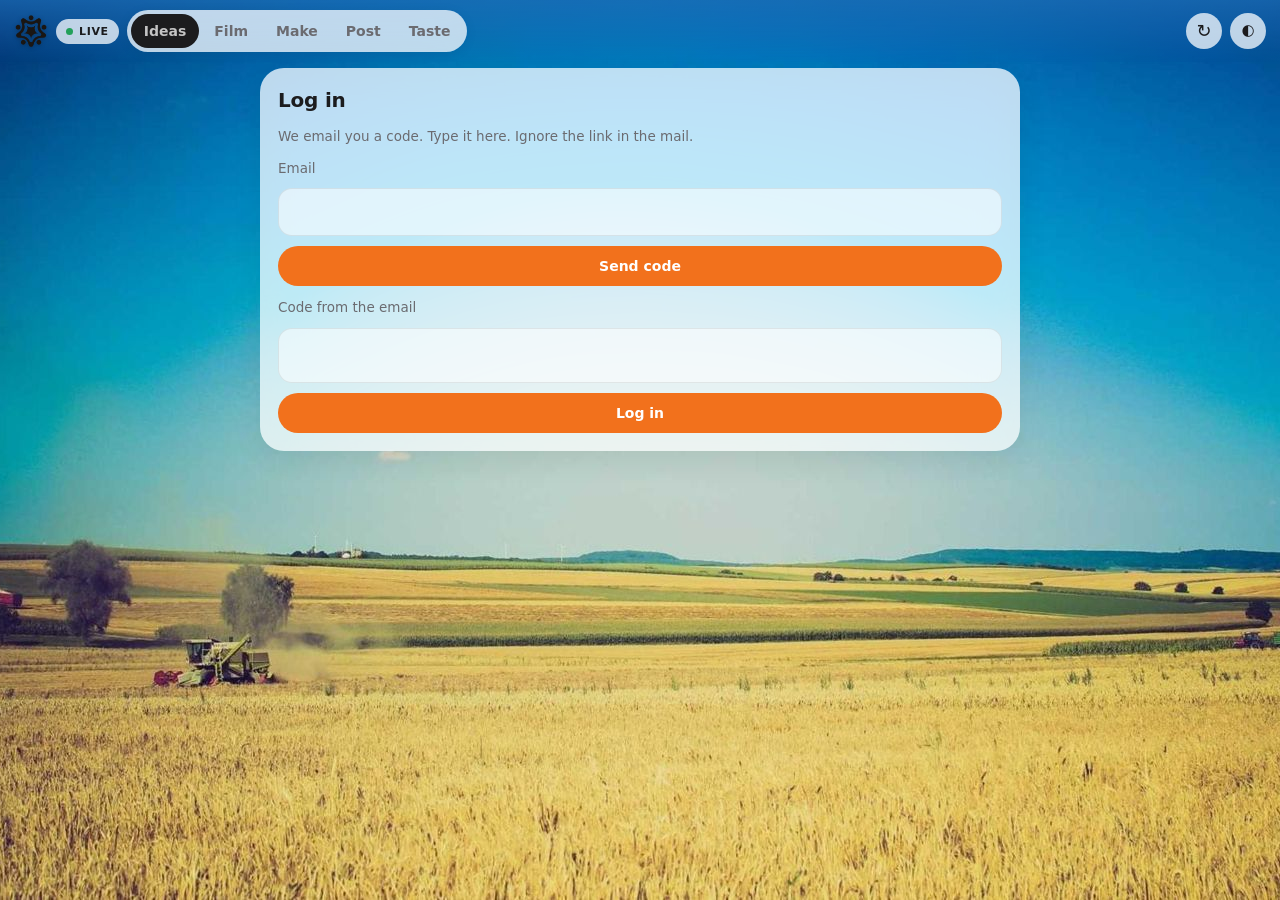
<file: index.html>
<!doctype html>
<html lang="en">
<head>
<meta charset="utf-8">
<meta name="viewport" content="width=device-width, initial-scale=1, viewport-fit=cover">
<meta name="theme-color" content="#1d6fb8">
<meta name="apple-mobile-web-app-capable" content="yes">
<meta name="apple-mobile-web-app-status-bar-style" content="black-translucent">
<meta name="apple-mobile-web-app-title" content="Reels">
<title>Reels</title>
<link rel="manifest" href="manifest.webmanifest">
<link rel="apple-touch-icon" href="icon-180.png">
<link rel="icon" href="icon-192.png">
<link rel="stylesheet" href="style.css">
</head>
<body>
<div class="bg" aria-hidden="true"></div>

<header class="bar">
  <img class="logo" src="mark.png" alt="">
  <span class="live" id="live" hidden>LIVE</span>
  <nav class="tabs" id="tabs" role="tablist" hidden>
    <button role="tab" data-tab="ideas" aria-selected="true">Ideas</button>
    <button role="tab" data-tab="film">Film</button>
    <button role="tab" data-tab="make">Make</button>
    <button role="tab" data-tab="post">Post</button>
    <button role="tab" data-tab="taste">Taste</button>
  </nav>
  <button class="round" id="theme" aria-label="Toggle dark mode">◐</button>
</header>

<main id="view"><section class="card"><h2>Loading</h2></section></main>
<div class="toast" id="toast" hidden></div>

<script src="config.js"></script>
<script src="supabase.js"></script>
<script src="film.js"></script>
<script src="make.js"></script>
<script src="app.js"></script>
</body>
</html>
</file>
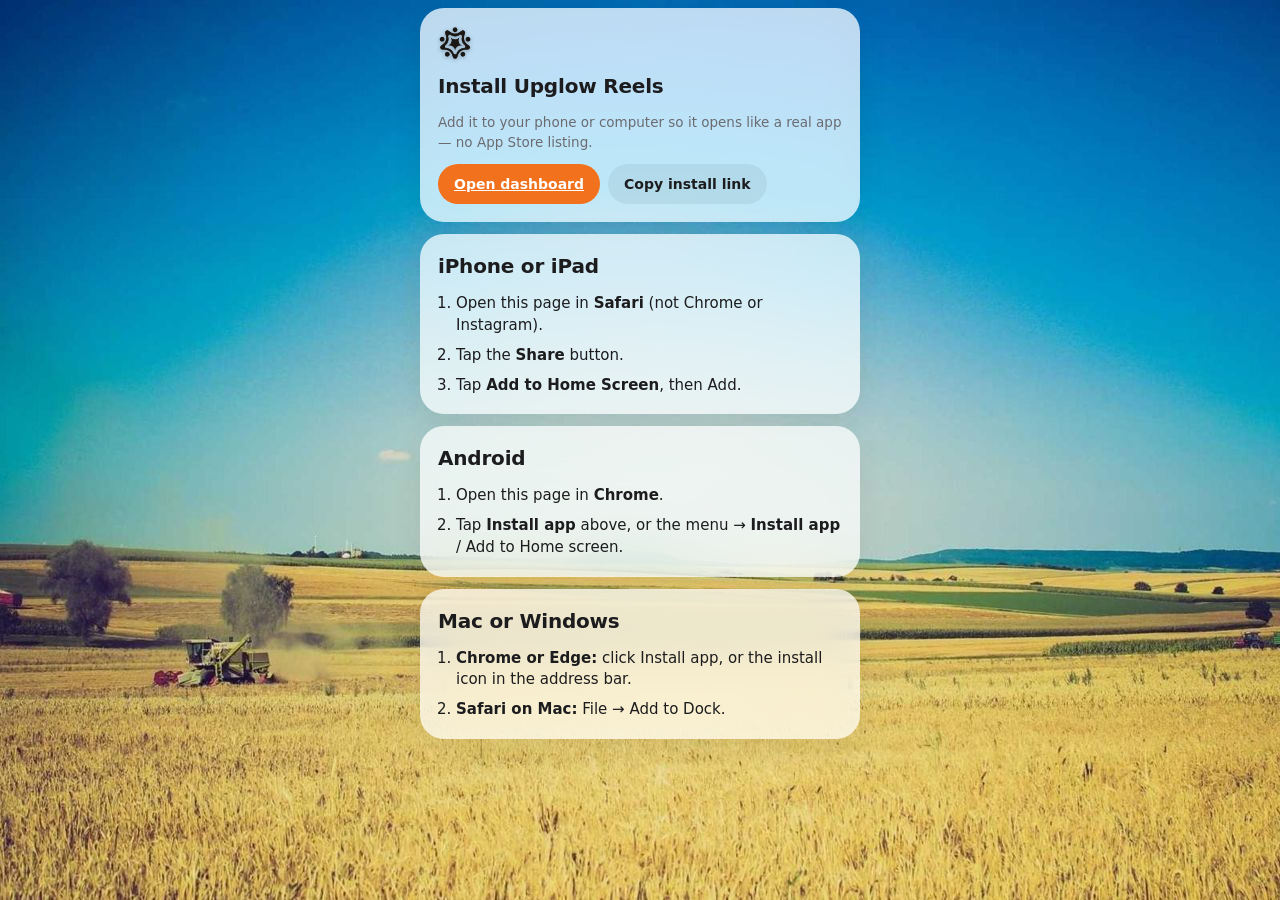
<file: install.html>
<!doctype html>
<html lang="en">
<head>
<meta charset="utf-8">
<meta name="viewport" content="width=device-width, initial-scale=1, viewport-fit=cover">
<meta name="theme-color" content="#1d6fb8">
<meta name="apple-mobile-web-app-capable" content="yes">
<meta name="mobile-web-app-capable" content="yes">
<meta name="apple-mobile-web-app-status-bar-style" content="black-translucent">
<meta name="apple-mobile-web-app-title" content="Reels">
<title>Install Reels</title>
<link rel="manifest" href="manifest.webmanifest">
<link rel="apple-touch-icon" href="icon-180.png">
<link rel="icon" href="icon-192.png">
<link rel="stylesheet" href="style.css">
<style>
  .install { max-width: 440px; margin: 8px auto 0; }
  .steps { margin: 0; padding-left: 18px; display: grid; gap: 8px; }
  .hide { display: none !important; }
  .k { font-weight: 700; }
</style>
</head>
<body>
<div class="bg" aria-hidden="true"></div>
<main class="install">
  <section class="card">
    <img class="logo" src="mark.png" alt="">
    <h2>Install Upglow Reels</h2>
    <p class="sub" id="lead">Add it to your phone or computer so it opens like a real app — no App Store listing.</p>
    <div class="row">
      <button class="btn primary hide" id="install">Install app</button>
      <a class="btn primary" id="open" href="./">Open dashboard</a>
      <button class="btn" id="copy">Copy install link</button>
    </div>
  </section>
  <section class="card" id="ios">
    <h2>iPhone or iPad</h2>
    <ol class="steps">
      <li>Open this page in <span class="k">Safari</span> (not Chrome or Instagram).</li>
      <li>Tap the <span class="k">Share</span> button.</li>
      <li>Tap <span class="k">Add to Home Screen</span>, then Add.</li>
    </ol>
  </section>
  <section class="card" id="android">
    <h2>Android</h2>
    <ol class="steps">
      <li>Open this page in <span class="k">Chrome</span>.</li>
      <li>Tap <span class="k">Install app</span> above, or the menu → <span class="k">Install app</span> / Add to Home screen.</li>
    </ol>
  </section>
  <section class="card" id="desktop">
    <h2>Mac or Windows</h2>
    <ol class="steps">
      <li><span class="k">Chrome or Edge:</span> click Install app, or the install icon in the address bar.</li>
      <li><span class="k">Safari on Mac:</span> File → Add to Dock.</li>
    </ol>
  </section>
</main>
<div class="toast" id="toast" hidden></div>
<script>
(() => {
  const $ = s => document.querySelector(s);
  const toast = t => { const el = $('#toast'); el.textContent = t; el.hidden = false; clearTimeout(toast.t); toast.t = setTimeout(() => el.hidden = true, 1800); };
  const standalone = matchMedia('(display-mode: standalone)').matches || navigator.standalone;
  const ua = navigator.userAgent;
  const ios = /iphone|ipad|ipod/i.test(ua) || (navigator.platform === 'MacIntel' && navigator.maxTouchPoints > 1);
  const android = /android/i.test(ua);
  if (standalone) {
    $('#lead').textContent = 'Already installed. Opening the dashboard.';
    location.replace('./');
    return;
  }
  let promptEvt = null;
  window.addEventListener('beforeinstallprompt', e => {
    e.preventDefault();
    promptEvt = e;
    $('#install').classList.remove('hide');
  });
  $('#install').onclick = async () => {
    if (!promptEvt) return;
    promptEvt.prompt();
    await promptEvt.userChoice;
    promptEvt = null;
    $('#install').classList.add('hide');
  };
  $('#copy').onclick = async () => {
    const url = location.href.split('#')[0];
    try { await navigator.clipboard.writeText(url); toast('Install link copied'); }
    catch { toast(url); }
  };
  if (ios) { $('#android').classList.add('hide'); }
  else if (android) { $('#ios').classList.add('hide'); }
})();
</script>
</body>
</html>
</file>
<file: style.css>
/* Commander look: frosted glass cards over a photo wallpaper, pill toolbar, orange actions. */
:root{
  --glass: rgba(255,255,255,.74); --glass-2: rgba(255,255,255,.55); --line: rgba(0,0,0,.08);
  --ink:#1c1c1e; --muted:#6b6b70; --accent:#F2711C; --accent-ink:#fff; --chip: rgba(0,0,0,.06);
  --ok:#22a05a; --bad:#d6453d; --blur: blur(22px) saturate(1.4);
  --r: 24px; --font: -apple-system, BlinkMacSystemFont, "SF Pro Text", "Inter", system-ui, sans-serif;
}
:root[data-dark]{ --glass: rgba(28,28,32,.72); --glass-2: rgba(40,40,46,.6); --line: rgba(255,255,255,.1); --ink:#f2f2f4; --muted:#a2a2aa; --chip: rgba(255,255,255,.1) }
*{box-sizing:border-box}
html,body{margin:0;min-height:100%;font:400 15px/1.45 var(--font);color:var(--ink);-webkit-font-smoothing:antialiased}
body{background:#1d6fb8;padding:0 max(14px,env(safe-area-inset-right)) calc(90px + env(safe-area-inset-bottom)) max(14px,env(safe-area-inset-left))}
.bg{position:fixed;inset:0;background:url(bg.jpg) center/cover no-repeat;z-index:-1}
:root[data-dark] .bg{filter:brightness(.45)}
button{font:inherit;color:inherit}
a{color:inherit}

.bar{position:sticky;top:0;z-index:5;display:flex;gap:8px;align-items:center;flex-wrap:wrap;margin:0 calc(-1 * max(14px,env(safe-area-inset-left)));padding:calc(10px + env(safe-area-inset-top)) max(14px,env(safe-area-inset-right)) 10px max(14px,env(safe-area-inset-left));background:linear-gradient(to bottom,rgba(29,111,184,.72),rgba(29,111,184,0));backdrop-filter:blur(14px);-webkit-backdrop-filter:blur(14px)}
:root[data-dark] .bar{background:linear-gradient(to bottom,rgba(10,10,12,.72),rgba(10,10,12,0))}
.logo{width:34px;height:34px;filter:drop-shadow(0 1px 2px rgba(0,0,0,.3))}
:root[data-dark] .logo{filter:invert(1)}
.live{font:700 11px var(--font);letter-spacing:.06em;padding:6px 10px;border-radius:999px;background:var(--glass);backdrop-filter:var(--blur);-webkit-backdrop-filter:var(--blur);display:inline-flex;gap:6px;align-items:center}
.live::before{content:"";width:7px;height:7px;border-radius:50%;background:var(--ok)}
.tabs{display:flex;gap:2px;padding:4px;border-radius:999px;background:var(--glass);backdrop-filter:var(--blur);-webkit-backdrop-filter:var(--blur);box-shadow:0 2px 12px rgba(0,0,0,.08)}
.tabs button{border:0;background:transparent;padding:7px 13px;border-radius:999px;font-weight:600;font-size:14px;color:var(--muted);cursor:pointer}
.tabs button[aria-selected="true"]{background:var(--ink);color:var(--glass)}
:root[data-dark] .tabs button[aria-selected="true"]{color:#1c1c1e;background:#f2f2f4}
.tabs .n{font-size:11px;margin-left:4px;opacity:.7}
.round{margin-left:auto;width:36px;height:36px;border-radius:50%;border:0;background:var(--glass);backdrop-filter:var(--blur);-webkit-backdrop-filter:var(--blur);cursor:pointer}

main{display:grid;gap:12px;max-width:760px;margin:6px auto 0}
.card{background:var(--glass);backdrop-filter:var(--blur);-webkit-backdrop-filter:var(--blur);border-radius:var(--r);padding:18px;box-shadow:0 8px 30px rgba(0,0,0,.08);display:grid;gap:12px;min-width:0}
.card h2{margin:0;font-size:20px;font-weight:700;letter-spacing:-.01em;text-wrap:balance}
.card h3{margin:0;font-size:15px;font-weight:700}
.sub{color:var(--muted);font-size:13.5px;margin:0}
.ref{display:flex;gap:8px;align-items:center;flex-wrap:wrap;font-size:13px;color:var(--muted)}
.ref a{font-weight:600;color:var(--ink)}
.chips{display:flex;gap:6px;flex-wrap:wrap}
.chip{font-size:12px;padding:4px 9px;border-radius:999px;background:var(--chip)}
.chip.score{background:var(--accent);color:var(--accent-ink);font-weight:700}
.hook{font-size:22px;font-weight:700;line-height:1.2;letter-spacing:-.01em;margin:0;text-wrap:balance}
details{border-top:1px solid var(--line);padding-top:10px}
summary{cursor:pointer;font-weight:600;list-style:none}
summary::-webkit-details-marker{display:none}
summary::after{content:" ›";color:var(--muted)}
details[open] summary::after{content:" ⌄"}
.script{display:grid;gap:8px;margin-top:10px}
.beat{display:grid;grid-template-columns:62px 1fr;gap:10px;font-size:13.5px}
.beat .t{font-variant-numeric:tabular-nums;color:var(--muted);font-weight:600}
.beat .on{display:block;margin-top:2px;font-weight:600}
.beat .on::before{content:"On screen: ";font-weight:400;color:var(--muted)}
.list{margin:0;padding-left:18px;display:grid;gap:4px;font-size:13.5px}
.opts{display:grid;grid-template-columns:repeat(auto-fill,minmax(110px,1fr));gap:10px;margin-top:8px}
.opt{border:2px solid transparent;border-radius:16px;padding:6px;background:var(--glass-2);display:grid;gap:6px;cursor:pointer;text-align:left}
.opt video,.opt .ph{width:100%;aspect-ratio:9/16;border-radius:11px;background:#000;object-fit:cover;display:block}
.opt b{font-size:13px}.opt span{font-size:12px;color:var(--muted)}
.opt[aria-pressed="true"]{border-color:var(--accent)}
.row{display:flex;gap:8px;flex-wrap:wrap;align-items:center}
.btn{border:0;border-radius:999px;padding:10px 16px;font-weight:600;font-size:14px;background:var(--chip);cursor:pointer}
.btn.primary{background:var(--accent);color:var(--accent-ink)}
.btn.ok{background:var(--ok);color:#fff}
.btn.small{padding:6px 11px;font-size:12.5px}
.btn:disabled{opacity:.5}
.btn:focus-visible,.opt:focus-visible,.tabs button:focus-visible{outline:3px solid var(--accent);outline-offset:2px}
.reasons{display:flex;gap:6px;flex-wrap:wrap}
.reasons button{border:1px solid var(--line);background:transparent;border-radius:999px;padding:5px 10px;font-size:12.5px;cursor:pointer}
.reasons button[aria-pressed="true"]{background:var(--ink);color:var(--glass)}
.slot{display:flex;justify-content:space-between;gap:10px;align-items:center;border-top:1px solid var(--line);padding-top:10px}
.slot .done{color:var(--ok);font-weight:600;font-size:13px}
.versions{display:grid;grid-template-columns:repeat(auto-fill,minmax(150px,1fr));gap:12px}
.v{display:grid;gap:6px;align-content:start;font-size:12.5px}
.v video{width:100%;aspect-ratio:9/16;border-radius:14px;background:#000;object-fit:cover}
.v .snd{color:var(--muted)}
.cap{white-space:pre-wrap;font-size:13px;background:var(--glass-2);border-radius:14px;padding:12px;max-height:10em;overflow:auto}
.taste{display:grid;gap:6px}
.trow{display:grid;grid-template-columns:1fr 120px 54px;gap:10px;align-items:center;font-size:13.5px}
.meter{height:8px;border-radius:99px;background:var(--chip);overflow:hidden}
.meter i{display:block;height:100%;background:var(--accent)}
.empty{color:var(--muted)}
input[type=email]{width:100%;border:1px solid var(--line);border-radius:14px;padding:12px 14px;font:inherit;background:var(--glass-2);color:var(--ink)}
.toast{position:fixed;left:50%;transform:translateX(-50%);bottom:calc(24px + env(safe-area-inset-bottom));background:var(--ink);color:var(--glass);padding:10px 16px;border-radius:999px;font-size:13.5px;z-index:20}
@media (min-width:700px){ .hook{font-size:26px} }

.bar .tabs{order:3;flex-basis:100%;justify-content:space-between}
.bar .round,.bar .install-link{order:2}
@media (min-width:560px){.bar .tabs{order:0;flex-basis:auto}}

#refresh{font-size:18px;line-height:1}#refresh.spin{animation:sp .8s linear infinite}@keyframes sp{to{transform:rotate(360deg)}}

/* clip sheet + voice sheet */
body.noscroll{overflow:hidden}
.sheet{position:fixed;inset:0;z-index:50;background:rgba(8,8,12,.55);backdrop-filter:blur(10px);-webkit-backdrop-filter:blur(10px);display:flex;align-items:flex-end;justify-content:center;overflow:auto;padding:max(10px,env(safe-area-inset-top)) 10px 0}
.sheet-card{background:var(--glass);backdrop-filter:var(--blur);-webkit-backdrop-filter:var(--blur);border-radius:var(--r) var(--r) 0 0;padding:18px 18px calc(22px + env(safe-area-inset-bottom));width:100%;max-width:560px;display:grid;gap:12px;box-shadow:0 -12px 50px rgba(0,0,0,.3);max-height:96vh;overflow:auto}
:root:not([data-dark]) .sheet-card{background:rgba(255,255,255,.94)}
.sheet-h{display:flex;justify-content:space-between;gap:10px;align-items:flex-start}
.sheet-h h2{margin:0;font-size:20px}
.sx-stage{display:flex;justify-content:center;background:#000;border-radius:16px;overflow:hidden}
.sx-stage video{height:36vh;width:100%;object-fit:contain;display:block;background:#000}
.sx-note{font-size:13.5px;min-height:1.4em}
.sx-graph svg{width:100%;height:44px;display:block}
.sx-graph rect{fill:var(--chip)}.sx-graph rect.on{fill:var(--accent)}
.sx-sliders{display:grid;gap:8px}
.sx-sliders label{display:grid;grid-template-columns:54px 1fr;gap:4px 10px;align-items:center;font-size:13px;font-weight:600}
.sx-sliders label b{grid-column:2;font-weight:400;color:var(--muted);order:3;font-size:12px}
.sx-sliders input[type=range]{width:100%;accent-color:var(--accent)}
.sx-row{display:flex;gap:10px;align-items:center;flex-wrap:wrap}
.chip[aria-pressed="true"]{background:var(--accent);color:var(--accent-ink)}
button.chip{border:0;cursor:pointer;font:inherit;font-size:12.5px;font-weight:600}
.sw{display:flex;gap:10px;align-items:center;font-size:14px;font-weight:600;flex-wrap:wrap}
.sw input{width:20px;height:20px;accent-color:var(--accent)}
.sx-narr textarea{width:100%;border:1px solid var(--line);border-radius:14px;padding:12px;font:inherit;background:var(--glass-2);color:var(--ink);margin-top:8px}
.sx-out{font-size:14px}.warn{color:var(--bad);font-weight:600}
.bar-prog{position:relative;height:26px;border-radius:99px;background:var(--chip);overflow:hidden}
.bar-prog i{position:absolute;inset:0 auto 0 0;width:0;background:var(--accent);transition:width .2s}
.bar-prog span{position:relative;display:block;text-align:center;font-size:12.5px;font-weight:600;line-height:26px;color:var(--ink);mix-blend-mode:normal}
.sx-script{font-size:15px;line-height:1.5;background:var(--glass-2);border-radius:14px;padding:12px;margin:0}
.vu{height:8px;border-radius:99px;background:var(--chip);overflow:hidden}.vu i{display:block;height:100%;width:0;background:var(--ok);transition:width .08s}

/* auto edit: the app decides, the user sees only progress */
.sheet-card.auto .sx-graph,.sheet-card.auto .sx-sliders,.sheet-card.auto .sx-row,.sheet-card.auto .sx-narr,.sheet-card.auto #sx-shrinkRow,.sheet-card.auto .sx-out,.sheet-card.auto #sx-go{display:none}
.sheet-card.auto .sx-stage{max-height:30vh;opacity:.9}
.narr-box{display:grid;gap:8px;margin-top:8px}
.narr-box textarea{width:100%;border-radius:14px;border:1px solid var(--line);background:var(--chip);color:var(--ink);padding:10px;font:inherit}

/* Make tab */
.seg{display:inline-flex;background:var(--chip);border-radius:99px;padding:2px;flex-shrink:0}
.seg button{border:0;background:none;padding:6px 12px;border-radius:99px;font:inherit;font-size:12.5px;font-weight:600;color:var(--ink);cursor:pointer}
.seg button[aria-pressed="true"]{background:var(--accent);color:var(--accent-ink)}
.mk-row{display:flex;justify-content:space-between;align-items:center;gap:10px;flex-wrap:wrap}
.mk-file{display:flex;justify-content:space-between;align-items:center;gap:8px;font-size:13.5px}
.mk-in{width:100%;border:1px solid var(--line);border-radius:14px;padding:11px 13px;font:inherit;font-size:15px;background:var(--glass-2);color:var(--ink);box-sizing:border-box}
.mk-pick{display:inline-block;text-align:center;cursor:pointer}
</file>
